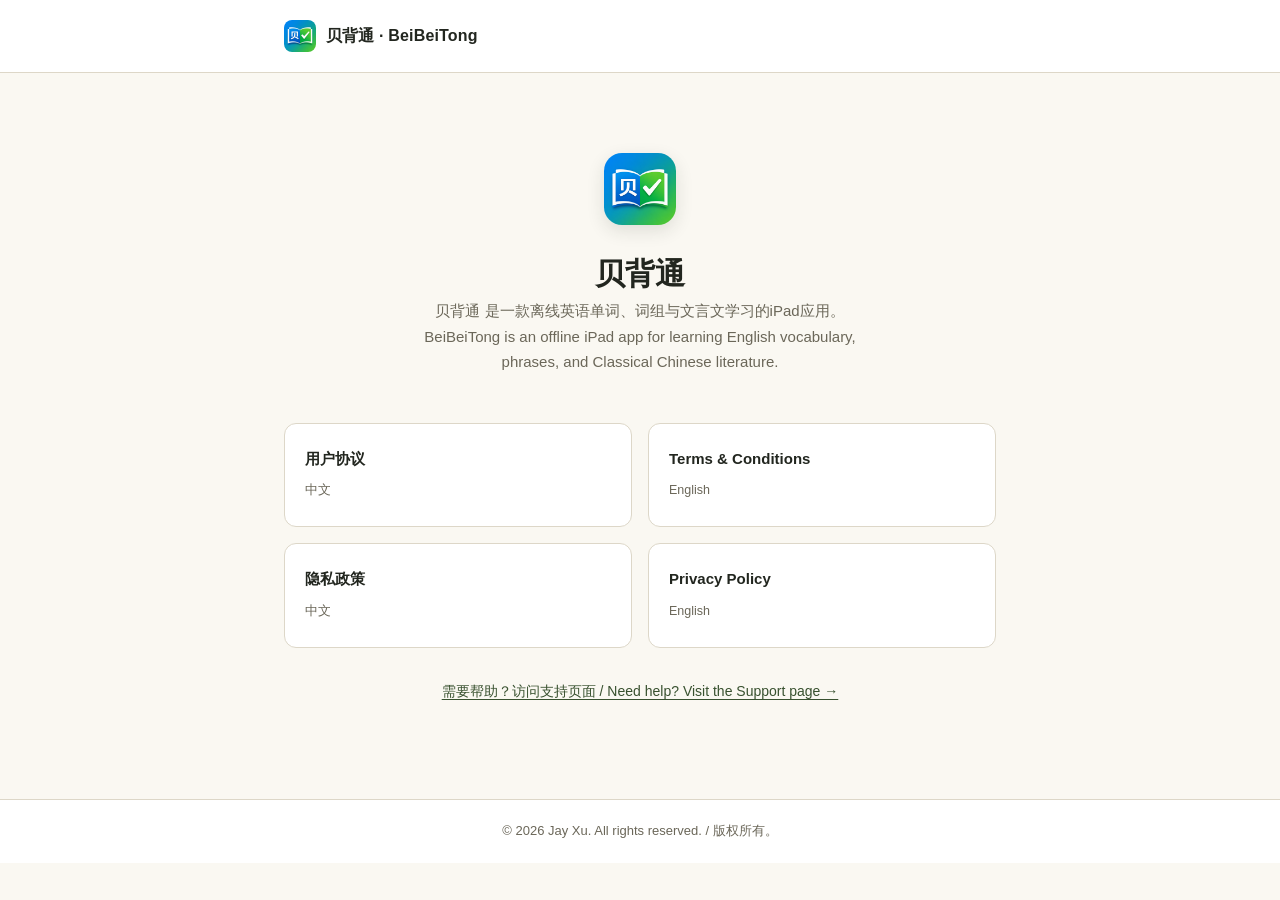
<file: docs/index.html>
<!DOCTYPE html>
<html lang="zh-CN">

<head>
    <meta charset="UTF-8">
    <meta name="viewport" content="width=device-width, initial-scale=1.0">
    <title>贝背通 BeiBeiTong</title>
    <link rel="stylesheet" href="style.css">
</head>

<body>

    <header class="site-header">
        <div class="site-header__inner">
            <a class="brand" href="index.html">
                <img src="images/logo.png" alt="贝背通 / BeiBeiTong logo" onerror="this.style.display='none'">
                <span>贝背通 · BeiBeiTong</span>
            </a>
        </div>
    </header>

    <main>
        <div class="hero">
            <img src="images/logo.png" alt="" onerror="this.style.display='none'">
            <h1>贝背通</h1>
            <p class="tagline">贝背通 是一款离线英语单词、词组与文言文学习的iPad应用。<br>BeiBeiTong is an offline iPad app for learning English
                vocabulary, phrases, and Classical Chinese literature.</p>
        </div>

        <div class="doc-grid">
            <a class="doc-card" href="terms_cn.html">
                <span class="doc-card__title">用户协议</span>
                <span class="doc-card__lang">中文</span>
            </a>
            <a class="doc-card" href="terms_en.html">
                <span class="doc-card__title">Terms &amp; Conditions</span>
                <span class="doc-card__lang">English</span>
            </a>
            <a class="doc-card" href="privacy_cn.html">
                <span class="doc-card__title">隐私政策</span>
                <span class="doc-card__lang">中文</span>
            </a>
            <a class="doc-card" href="privacy_en.html">
                <span class="doc-card__title">Privacy Policy</span>
                <span class="doc-card__lang">English</span>
            </a>
        </div>

        <a class="support-link" href="support.html">需要帮助？访问支持页面 / Need help? Visit the Support page →</a>
    </main>

    <footer class="site-footer">
        <div class="site-footer__inner">
            <p>&copy; 2026 Jay Xu. All rights reserved. / 版权所有。</p>
        </div>
    </footer>

</body>

</html>
</file>
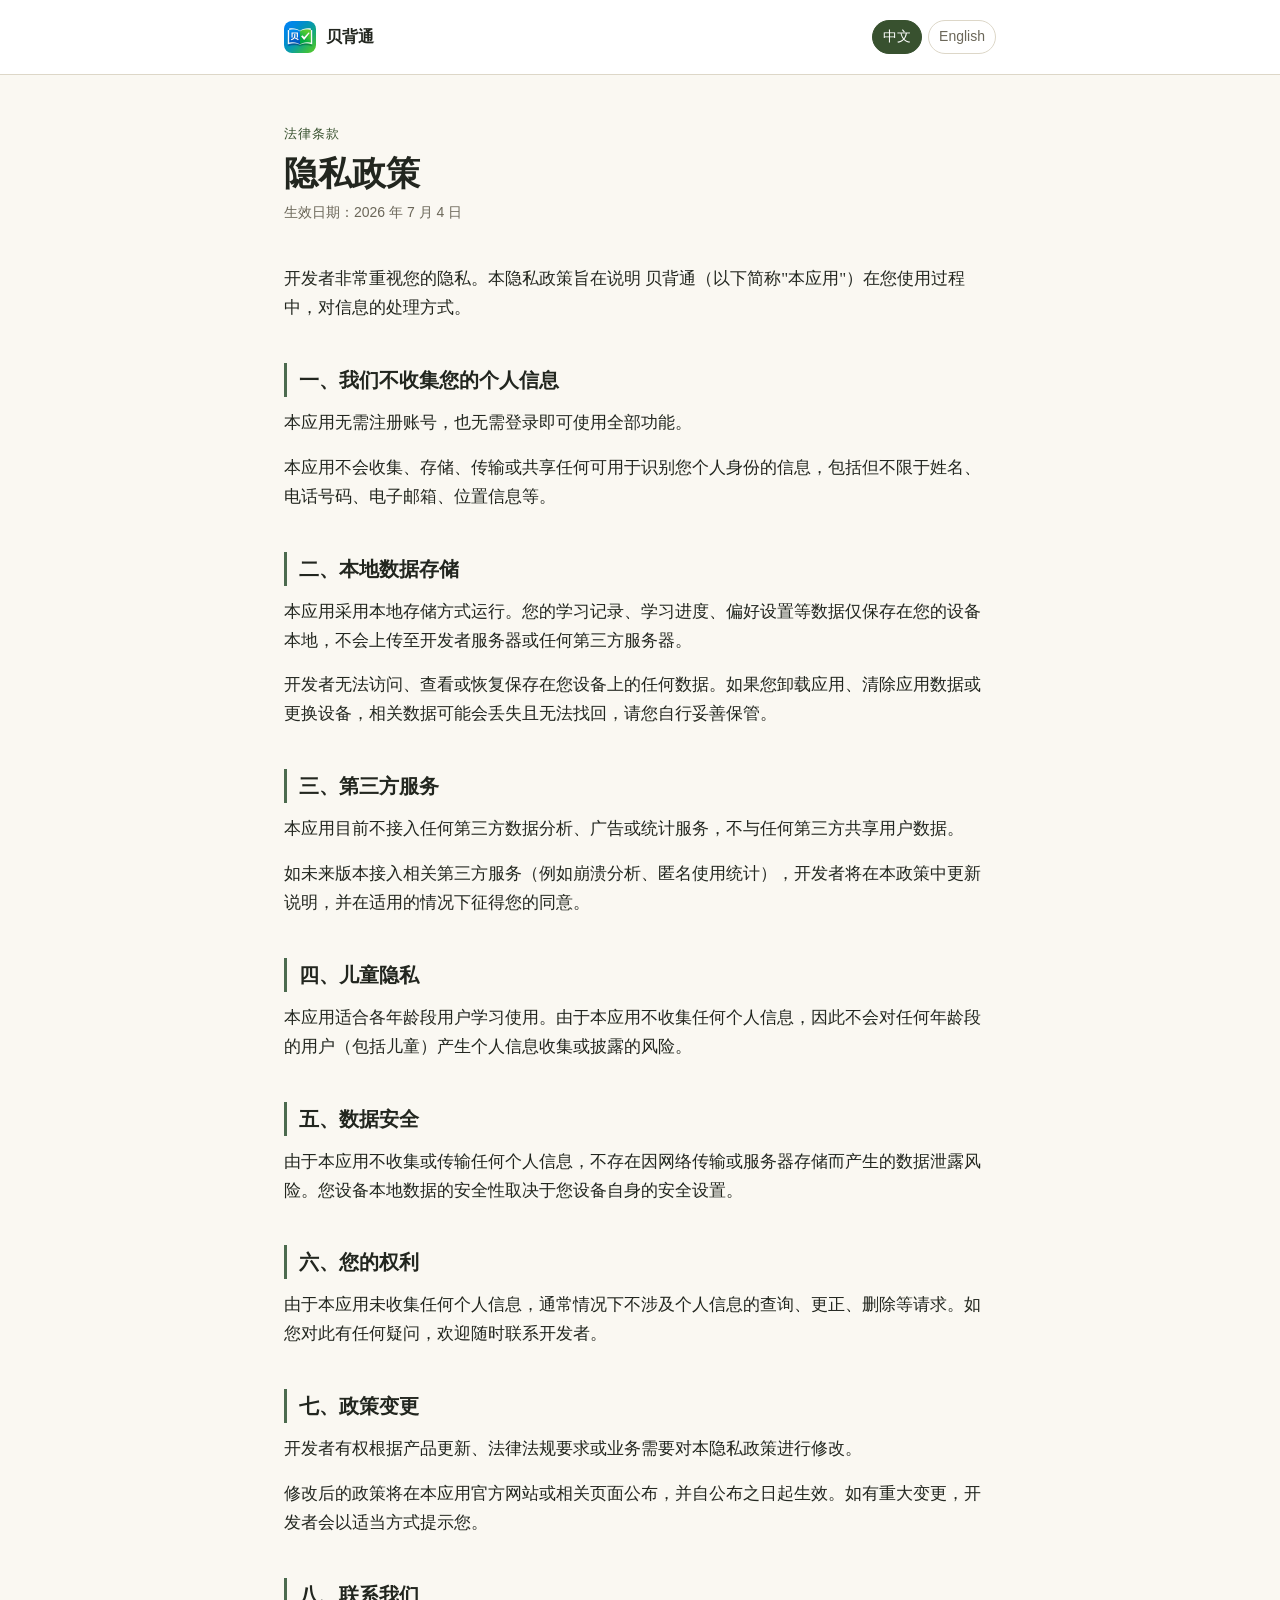
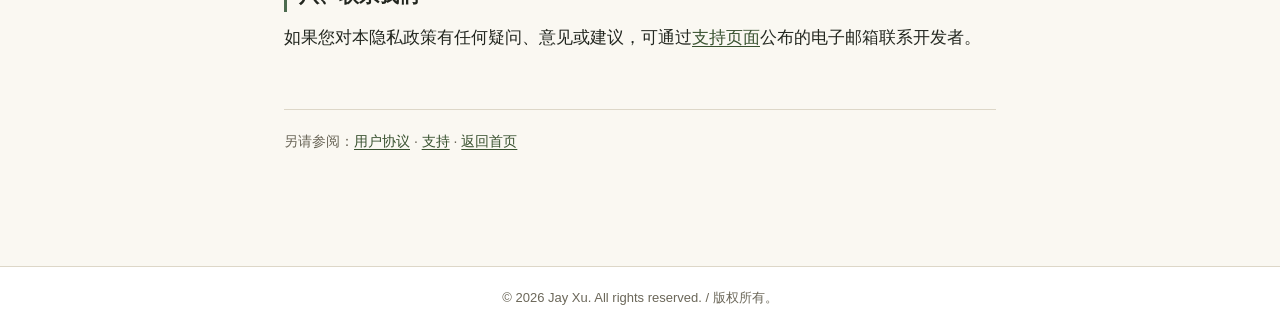
<file: docs/privacy_cn.html>
<!DOCTYPE html>
<html lang="zh-CN">
<head>
<meta charset="UTF-8">
<meta name="viewport" content="width=device-width, initial-scale=1.0">
<title>隐私政策 — 贝背通</title>
<link rel="stylesheet" href="style.css">
</head>
<body>

<header class="site-header">
  <div class="site-header__inner">
    <a class="brand" href="index.html">
      <img src="images/logo.png" alt="贝背通 图标" onerror="this.style.display='none'">
      <span>贝背通</span>
    </a>
    <nav class="lang-switch" aria-label="语言切换">
      <a href="privacy_cn.html" class="is-current">中文</a>
      <a href="privacy_en.html">English</a>
    </nav>
  </div>
</header>

<main>
  <p class="eyebrow">法律条款</p>
  <h1>隐私政策</h1>
  <p class="effective-date">生效日期：2026 年 7 月 4 日</p>

  <p>开发者非常重视您的隐私。本隐私政策旨在说明 贝背通（以下简称"本应用"）在您使用过程中，对信息的处理方式。</p>

  <h2>一、我们不收集您的个人信息</h2>
  <p>本应用无需注册账号，也无需登录即可使用全部功能。</p>
  <p>本应用不会收集、存储、传输或共享任何可用于识别您个人身份的信息，包括但不限于姓名、电话号码、电子邮箱、位置信息等。</p>

  <h2>二、本地数据存储</h2>
  <p>本应用采用本地存储方式运行。您的学习记录、学习进度、偏好设置等数据仅保存在您的设备本地，不会上传至开发者服务器或任何第三方服务器。</p>
  <p>开发者无法访问、查看或恢复保存在您设备上的任何数据。如果您卸载应用、清除应用数据或更换设备，相关数据可能会丢失且无法找回，请您自行妥善保管。</p>

  <h2>三、第三方服务</h2>
  <p>本应用目前不接入任何第三方数据分析、广告或统计服务，不与任何第三方共享用户数据。</p>
  <p>如未来版本接入相关第三方服务（例如崩溃分析、匿名使用统计），开发者将在本政策中更新说明，并在适用的情况下征得您的同意。</p>

  <h2>四、儿童隐私</h2>
  <p>本应用适合各年龄段用户学习使用。由于本应用不收集任何个人信息，因此不会对任何年龄段的用户（包括儿童）产生个人信息收集或披露的风险。</p>

  <h2>五、数据安全</h2>
  <p>由于本应用不收集或传输任何个人信息，不存在因网络传输或服务器存储而产生的数据泄露风险。您设备本地数据的安全性取决于您设备自身的安全设置。</p>

  <h2>六、您的权利</h2>
  <p>由于本应用未收集任何个人信息，通常情况下不涉及个人信息的查询、更正、删除等请求。如您对此有任何疑问，欢迎随时联系开发者。</p>

  <h2>七、政策变更</h2>
  <p>开发者有权根据产品更新、法律法规要求或业务需要对本隐私政策进行修改。</p>
  <p>修改后的政策将在本应用官方网站或相关页面公布，并自公布之日起生效。如有重大变更，开发者会以适当方式提示您。</p>

  <h2>八、联系我们</h2>
  <p>如果您对本隐私政策有任何疑问、意见或建议，可通过<a href="support.html">支持页面</a>公布的电子邮箱联系开发者。</p>

  <div class="doc-footer">
    <p>另请参阅：<a href="terms_cn.html">用户协议</a> · <a href="support.html">支持</a> · <a href="index.html">返回首页</a></p>
  </div>
</main>

<footer class="site-footer">
  <div class="site-footer__inner">
    <p>&copy; 2026 Jay Xu. All rights reserved. / 版权所有。</p>
  </div>
</footer>

</body>
</html>
</file>
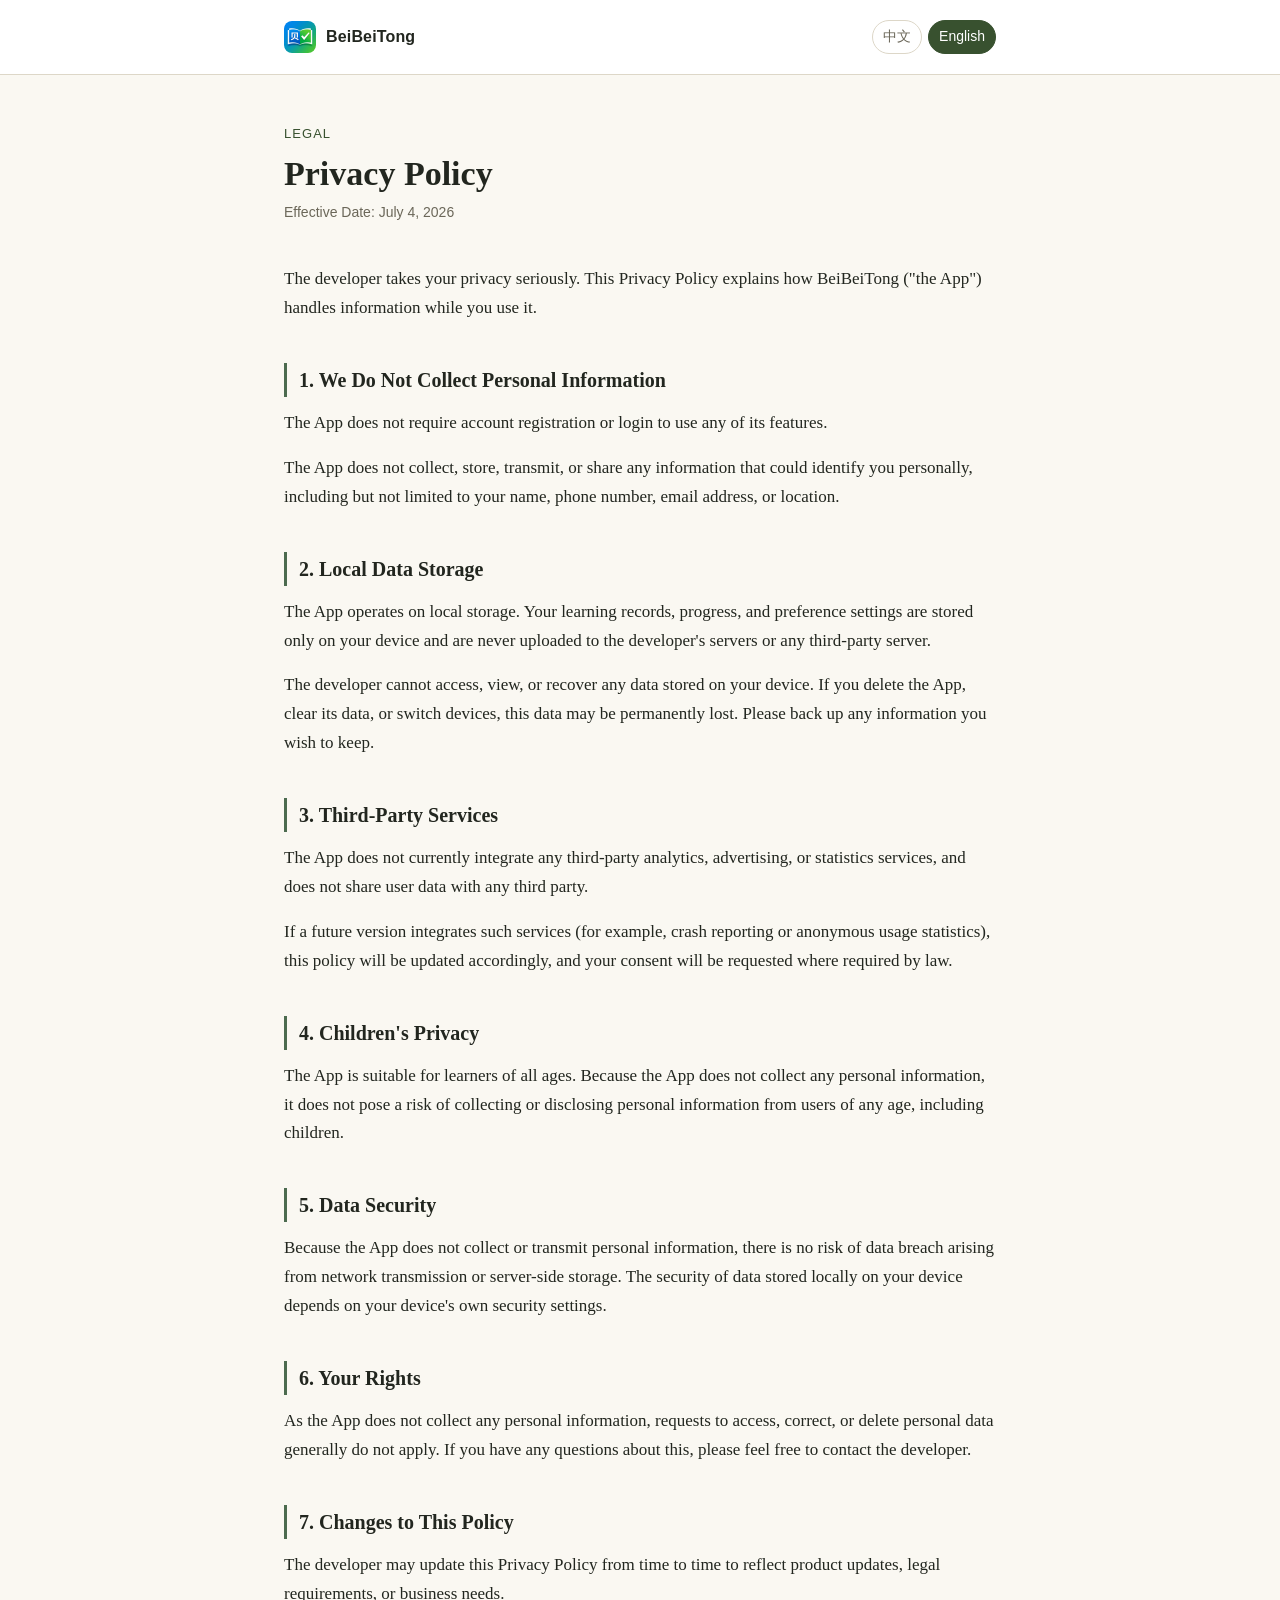
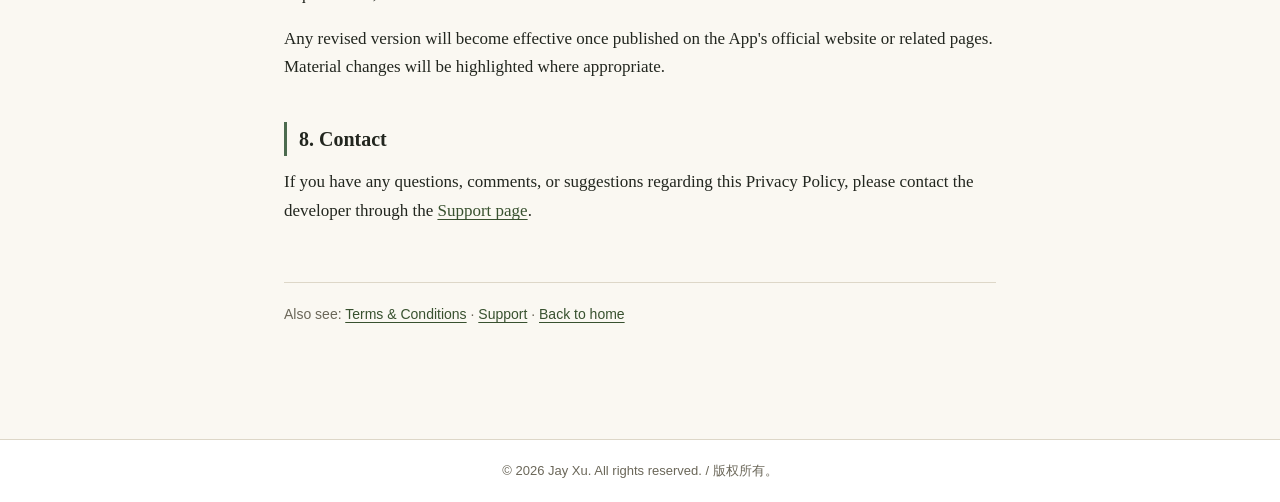
<file: docs/privacy_en.html>
<!DOCTYPE html>
<html lang="en">
<head>
<meta charset="UTF-8">
<meta name="viewport" content="width=device-width, initial-scale=1.0">
<title>Privacy Policy — BeiBeiTong</title>
<link rel="stylesheet" href="style.css">
</head>
<body>

<header class="site-header">
  <div class="site-header__inner">
    <a class="brand" href="index.html">
      <img src="images/logo.png" alt="BeiBeiTong logo" onerror="this.style.display='none'">
      <span>BeiBeiTong</span>
    </a>
    <nav class="lang-switch" aria-label="Language switch">
      <a href="privacy_cn.html">中文</a>
      <a href="privacy_en.html" class="is-current">English</a>
    </nav>
  </div>
</header>

<main>
  <p class="eyebrow">Legal</p>
  <h1>Privacy Policy</h1>
  <p class="effective-date">Effective Date: July 4, 2026</p>

  <p>The developer takes your privacy seriously. This Privacy Policy explains how BeiBeiTong ("the App") handles information while you use it.</p>

  <h2>1. We Do Not Collect Personal Information</h2>
  <p>The App does not require account registration or login to use any of its features.</p>
  <p>The App does not collect, store, transmit, or share any information that could identify you personally, including but not limited to your name, phone number, email address, or location.</p>

  <h2>2. Local Data Storage</h2>
  <p>The App operates on local storage. Your learning records, progress, and preference settings are stored only on your device and are never uploaded to the developer's servers or any third-party server.</p>
  <p>The developer cannot access, view, or recover any data stored on your device. If you delete the App, clear its data, or switch devices, this data may be permanently lost. Please back up any information you wish to keep.</p>

  <h2>3. Third-Party Services</h2>
  <p>The App does not currently integrate any third-party analytics, advertising, or statistics services, and does not share user data with any third party.</p>
  <p>If a future version integrates such services (for example, crash reporting or anonymous usage statistics), this policy will be updated accordingly, and your consent will be requested where required by law.</p>

  <h2>4. Children's Privacy</h2>
  <p>The App is suitable for learners of all ages. Because the App does not collect any personal information, it does not pose a risk of collecting or disclosing personal information from users of any age, including children.</p>

  <h2>5. Data Security</h2>
  <p>Because the App does not collect or transmit personal information, there is no risk of data breach arising from network transmission or server-side storage. The security of data stored locally on your device depends on your device's own security settings.</p>

  <h2>6. Your Rights</h2>
  <p>As the App does not collect any personal information, requests to access, correct, or delete personal data generally do not apply. If you have any questions about this, please feel free to contact the developer.</p>

  <h2>7. Changes to This Policy</h2>
  <p>The developer may update this Privacy Policy from time to time to reflect product updates, legal requirements, or business needs.</p>
  <p>Any revised version will become effective once published on the App's official website or related pages. Material changes will be highlighted where appropriate.</p>

  <h2>8. Contact</h2>
  <p>If you have any questions, comments, or suggestions regarding this Privacy Policy, please contact the developer through the <a href="support.html">Support page</a>.</p>

  <div class="doc-footer">
    <p>Also see: <a href="terms_en.html">Terms &amp; Conditions</a> · <a href="support.html">Support</a> · <a href="index.html">Back to home</a></p>
  </div>
</main>

<footer class="site-footer">
  <div class="site-footer__inner">
    <p>&copy; 2026 Jay Xu. All rights reserved. / 版权所有。</p>
  </div>
</footer>

</body>
</html>
</file>
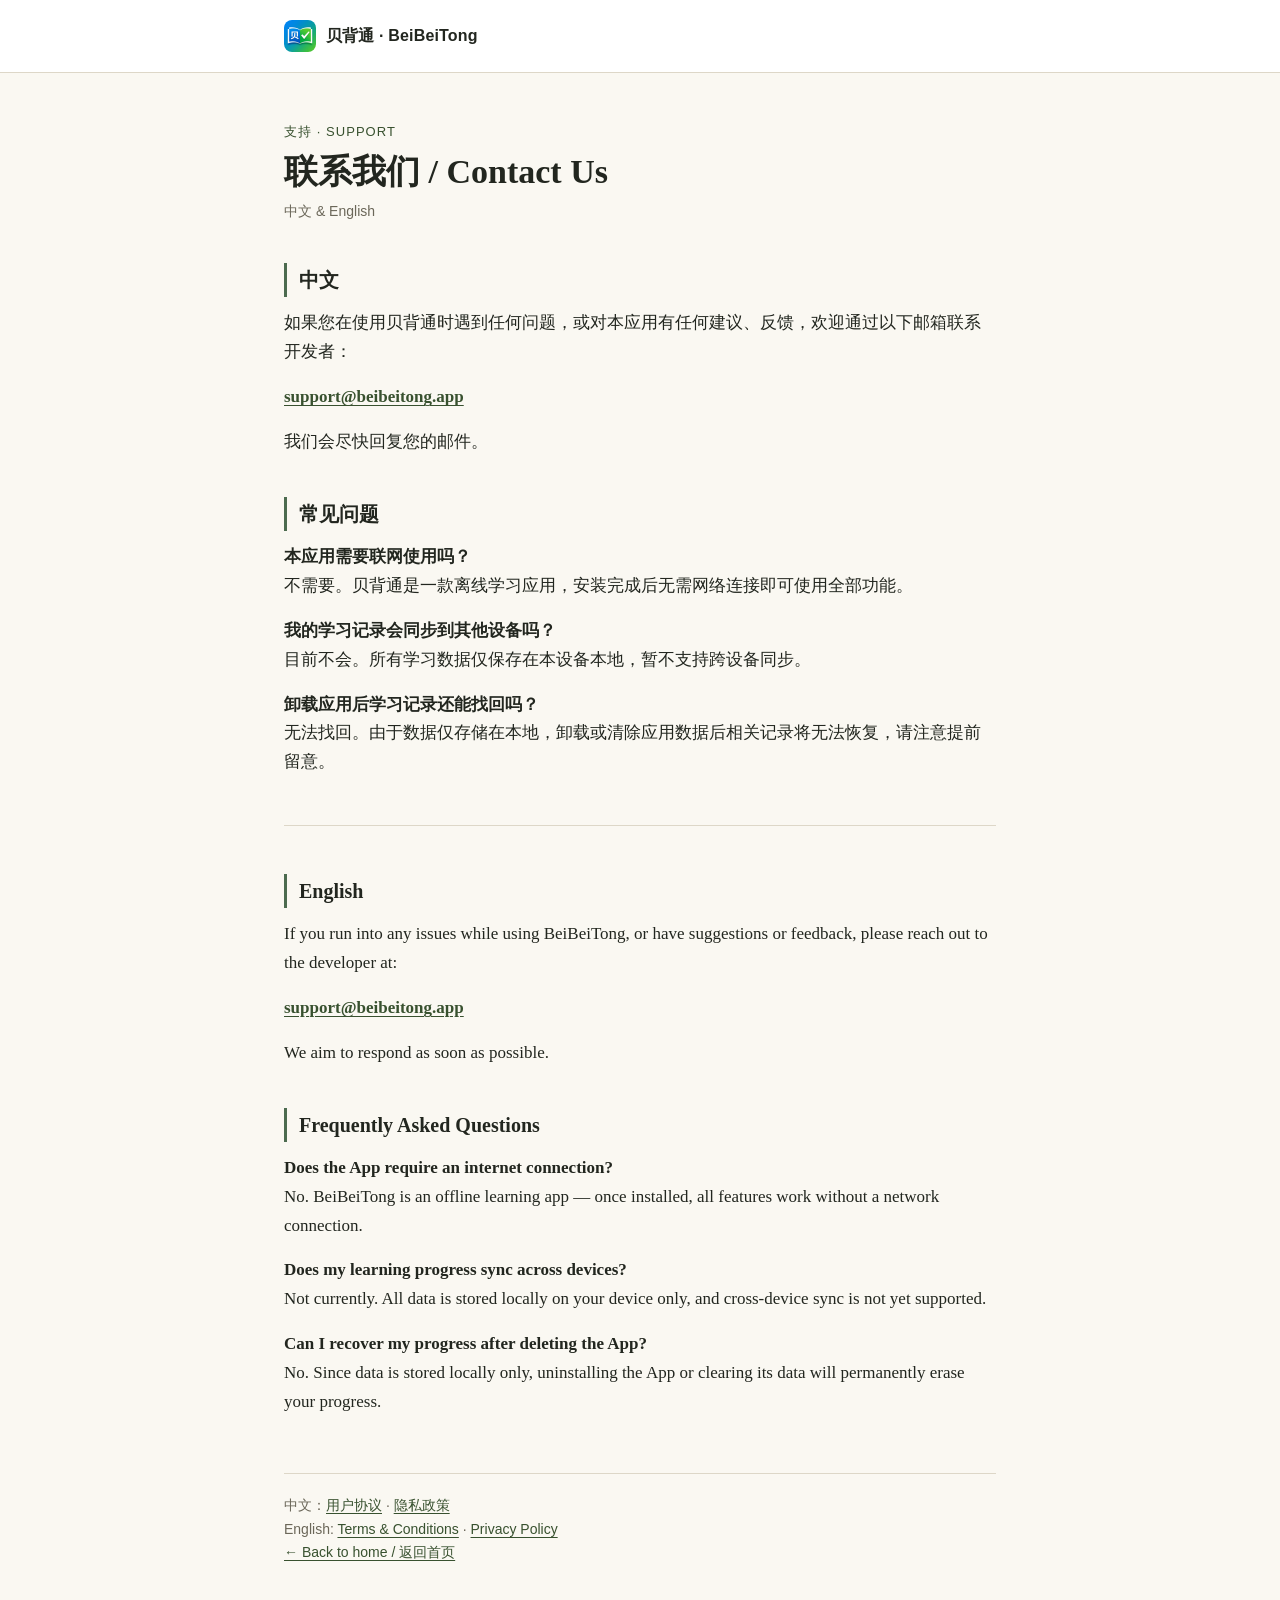
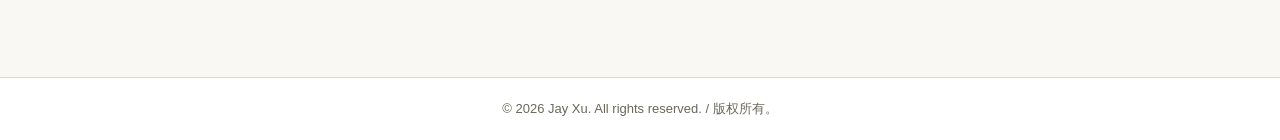
<file: docs/support.html>
<!DOCTYPE html>
<html lang="zh-CN">
<head>
<meta charset="UTF-8">
<meta name="viewport" content="width=device-width, initial-scale=1.0">
<title>支持 / Support — 贝背通 BeiBeiTong</title>
<link rel="stylesheet" href="style.css">
</head>
<body>

<header class="site-header">
  <div class="site-header__inner">
    <a class="brand" href="index.html">
      <img src="images/logo.png" alt="贝背通 / BeiBeiTong logo" onerror="this.style.display='none'">
      <span>贝背通 · BeiBeiTong</span>
    </a>
  </div>
</header>

<main>
  <p class="eyebrow">支持 · Support</p>
  <h1>联系我们 / Contact Us</h1>
  <p class="effective-date">中文 &amp; English</p>

  <h2>中文</h2>
  <p>如果您在使用贝背通时遇到任何问题，或对本应用有任何建议、反馈，欢迎通过以下邮箱联系开发者：</p>
  <p><strong><a href="mailto:support@beibeitong.app">support@beibeitong.app</a></strong></p>
  <p>我们会尽快回复您的邮件。</p>

  <h2>常见问题</h2>
  <p><strong>本应用需要联网使用吗？</strong><br>不需要。贝背通是一款离线学习应用，安装完成后无需网络连接即可使用全部功能。</p>
  <p><strong>我的学习记录会同步到其他设备吗？</strong><br>目前不会。所有学习数据仅保存在本设备本地，暂不支持跨设备同步。</p>
  <p><strong>卸载应用后学习记录还能找回吗？</strong><br>无法找回。由于数据仅存储在本地，卸载或清除应用数据后相关记录将无法恢复，请注意提前留意。</p>

  <hr style="border:none; border-top:1px solid var(--rule); margin:48px 0;">

  <h2>English</h2>
  <p>If you run into any issues while using BeiBeiTong, or have suggestions or feedback, please reach out to the developer at:</p>
  <p><strong><a href="mailto:support@beibeitong.app">support@beibeitong.app</a></strong></p>
  <p>We aim to respond as soon as possible.</p>

  <h2>Frequently Asked Questions</h2>
  <p><strong>Does the App require an internet connection?</strong><br>No. BeiBeiTong is an offline learning app — once installed, all features work without a network connection.</p>
  <p><strong>Does my learning progress sync across devices?</strong><br>Not currently. All data is stored locally on your device only, and cross-device sync is not yet supported.</p>
  <p><strong>Can I recover my progress after deleting the App?</strong><br>No. Since data is stored locally only, uninstalling the App or clearing its data will permanently erase your progress.</p>

  <div class="doc-footer">
    <p>
      中文：<a href="terms_cn.html">用户协议</a> · <a href="privacy_cn.html">隐私政策</a><br>
      English: <a href="terms_en.html">Terms &amp; Conditions</a> · <a href="privacy_en.html">Privacy Policy</a><br>
      <a href="index.html">← Back to home / 返回首页</a>
    </p>
  </div>
</main>

<footer class="site-footer">
  <div class="site-footer__inner">
    <p>&copy; 2026 Jay Xu. All rights reserved. / 版权所有。</p>
  </div>
</footer>

</body>
</html>
</file>
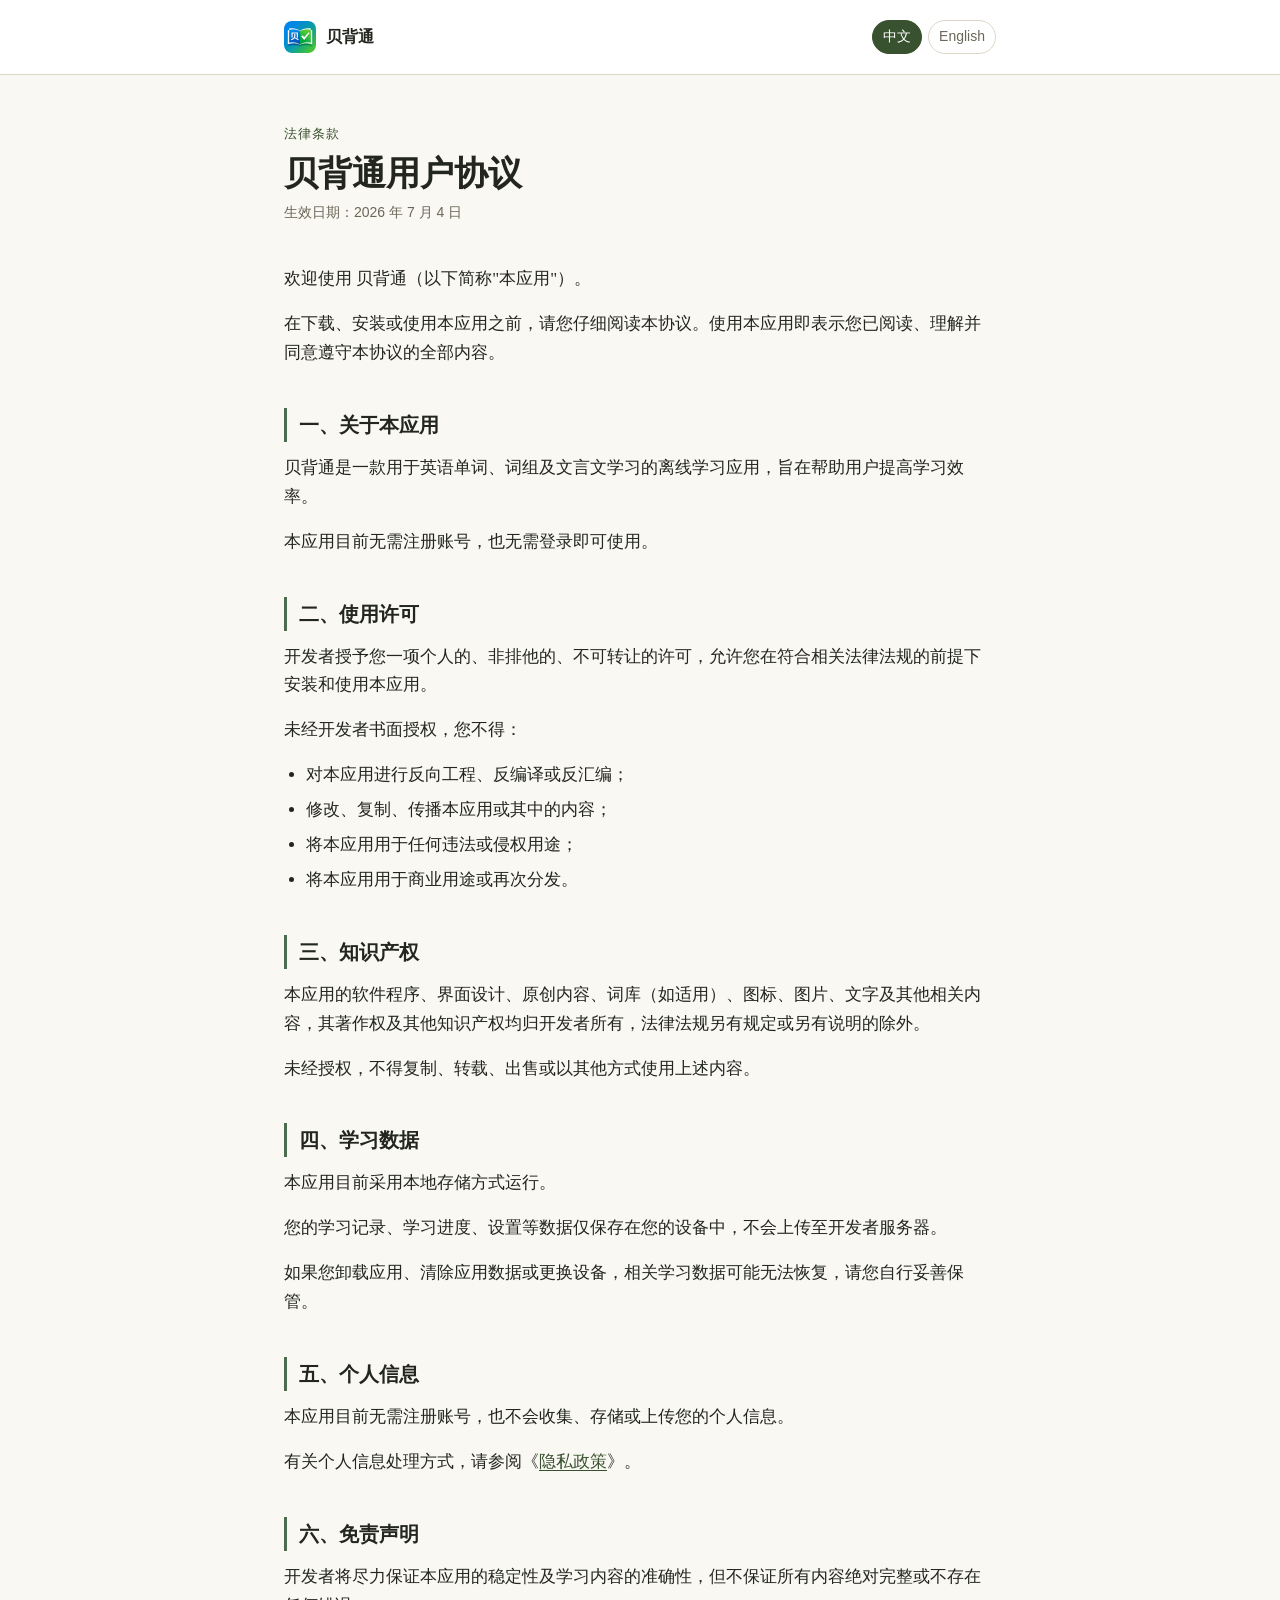
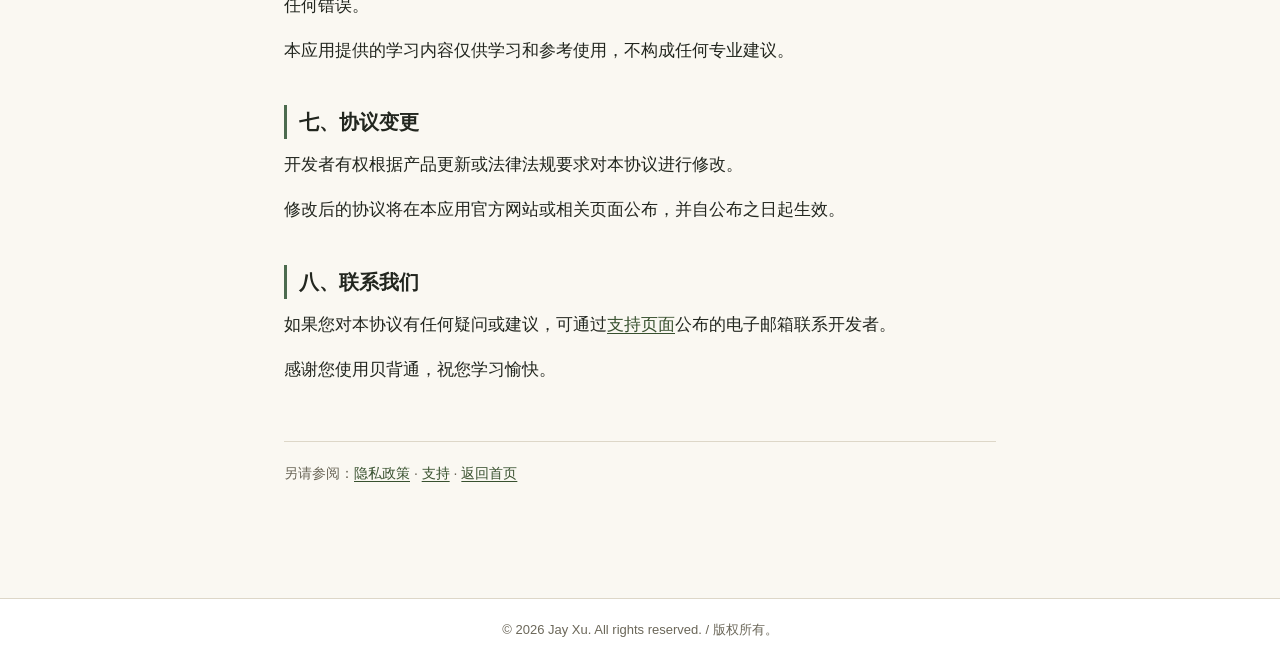
<file: docs/terms_cn.html>
<!DOCTYPE html>
<html lang="zh-CN">
<head>
<meta charset="UTF-8">
<meta name="viewport" content="width=device-width, initial-scale=1.0">
<title>用户协议 — 贝背通</title>
<link rel="stylesheet" href="style.css">
</head>
<body>

<header class="site-header">
  <div class="site-header__inner">
    <a class="brand" href="index.html">
      <img src="images/logo.png" alt="贝背通 图标" onerror="this.style.display='none'">
      <span>贝背通</span>
    </a>
    <nav class="lang-switch" aria-label="语言切换">
      <a href="terms_cn.html" class="is-current">中文</a>
      <a href="terms_en.html">English</a>
    </nav>
  </div>
</header>

<main>
  <p class="eyebrow">法律条款</p>
  <h1>贝背通用户协议</h1>
  <p class="effective-date">生效日期：2026 年 7 月 4 日</p>

  <p>欢迎使用 贝背通（以下简称"本应用"）。</p>
  <p>在下载、安装或使用本应用之前，请您仔细阅读本协议。使用本应用即表示您已阅读、理解并同意遵守本协议的全部内容。</p>

  <h2>一、关于本应用</h2>
  <p>贝背通是一款用于英语单词、词组及文言文学习的离线学习应用，旨在帮助用户提高学习效率。</p>
  <p>本应用目前无需注册账号，也无需登录即可使用。</p>

  <h2>二、使用许可</h2>
  <p>开发者授予您一项个人的、非排他的、不可转让的许可，允许您在符合相关法律法规的前提下安装和使用本应用。</p>
  <p>未经开发者书面授权，您不得：</p>
  <ul>
    <li>对本应用进行反向工程、反编译或反汇编；</li>
    <li>修改、复制、传播本应用或其中的内容；</li>
    <li>将本应用用于任何违法或侵权用途；</li>
    <li>将本应用用于商业用途或再次分发。</li>
  </ul>

  <h2>三、知识产权</h2>
  <p>本应用的软件程序、界面设计、原创内容、词库（如适用）、图标、图片、文字及其他相关内容，其著作权及其他知识产权均归开发者所有，法律法规另有规定或另有说明的除外。</p>
  <p>未经授权，不得复制、转载、出售或以其他方式使用上述内容。</p>

  <h2>四、学习数据</h2>
  <p>本应用目前采用本地存储方式运行。</p>
  <p>您的学习记录、学习进度、设置等数据仅保存在您的设备中，不会上传至开发者服务器。</p>
  <p>如果您卸载应用、清除应用数据或更换设备，相关学习数据可能无法恢复，请您自行妥善保管。</p>

  <h2>五、个人信息</h2>
  <p>本应用目前无需注册账号，也不会收集、存储或上传您的个人信息。</p>
  <p>有关个人信息处理方式，请参阅《<a href="privacy_cn.html">隐私政策</a>》。</p>

  <h2>六、免责声明</h2>
  <p>开发者将尽力保证本应用的稳定性及学习内容的准确性，但不保证所有内容绝对完整或不存在任何错误。</p>
  <p>本应用提供的学习内容仅供学习和参考使用，不构成任何专业建议。</p>

  <h2>七、协议变更</h2>
  <p>开发者有权根据产品更新或法律法规要求对本协议进行修改。</p>
  <p>修改后的协议将在本应用官方网站或相关页面公布，并自公布之日起生效。</p>

  <h2>八、联系我们</h2>
  <p>如果您对本协议有任何疑问或建议，可通过<a href="support.html">支持页面</a>公布的电子邮箱联系开发者。</p>

  <p>感谢您使用贝背通，祝您学习愉快。</p>

  <div class="doc-footer">
    <p>另请参阅：<a href="privacy_cn.html">隐私政策</a> · <a href="support.html">支持</a> · <a href="index.html">返回首页</a></p>
  </div>
</main>

<footer class="site-footer">
  <div class="site-footer__inner">
    <p>&copy; 2026 Jay Xu. All rights reserved. / 版权所有。</p>
  </div>
</footer>

</body>
</html>
</file>
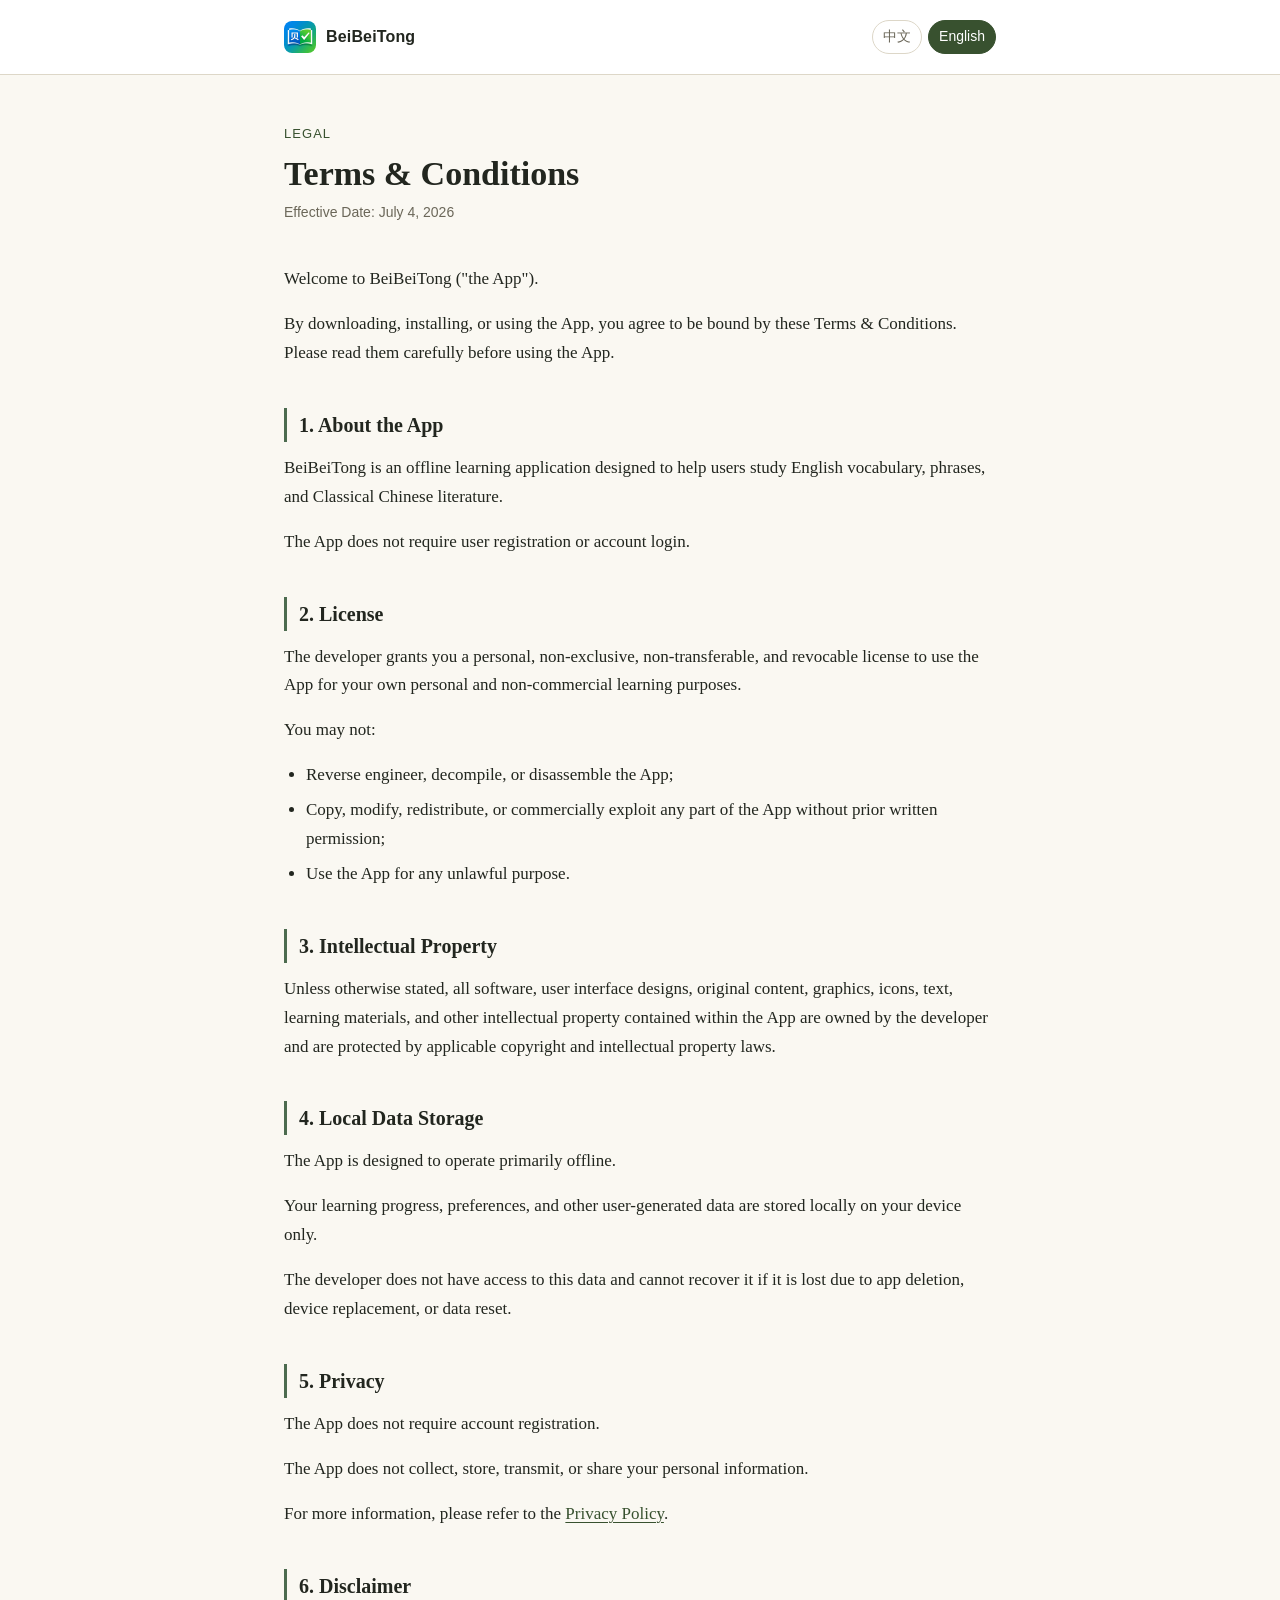
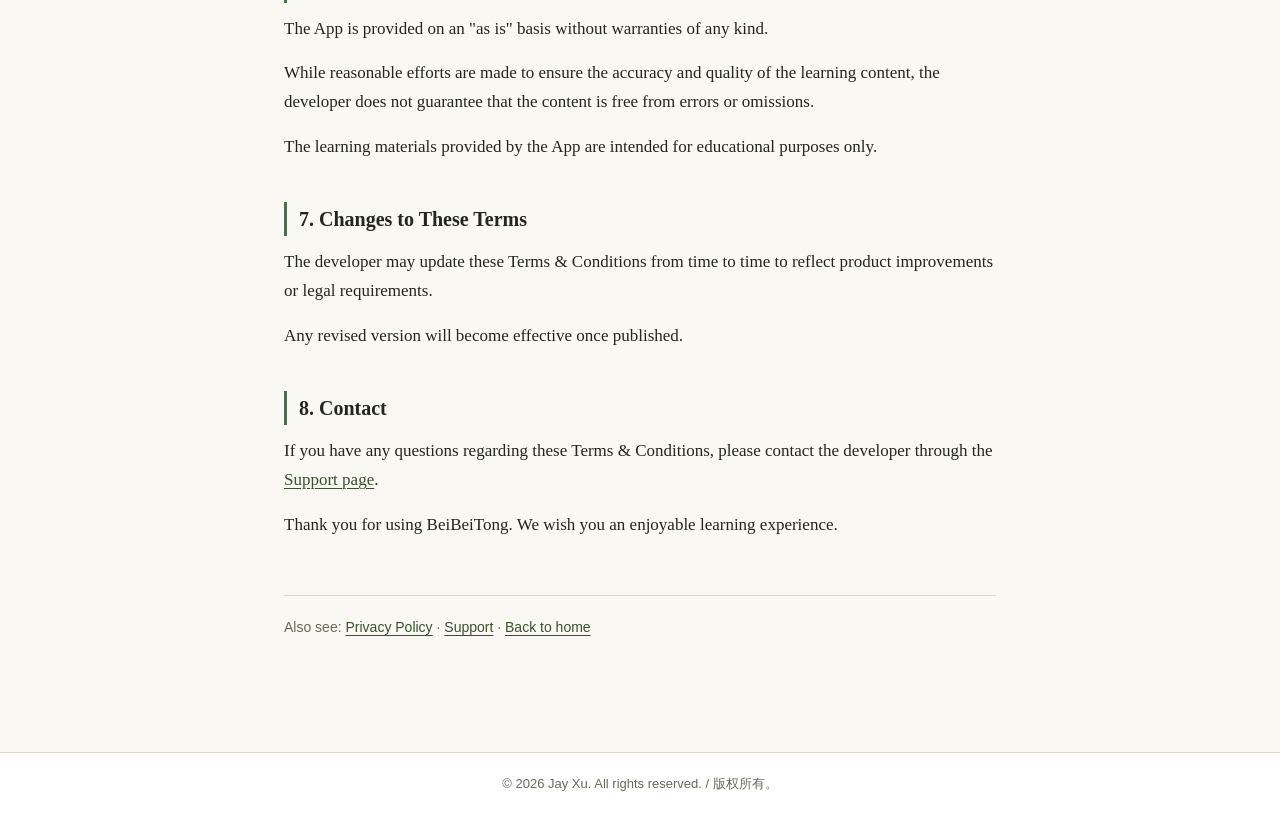
<file: docs/terms_en.html>
<!DOCTYPE html>
<html lang="en">
<head>
<meta charset="UTF-8">
<meta name="viewport" content="width=device-width, initial-scale=1.0">
<title>Terms & Conditions — BeiBeiTong</title>
<link rel="stylesheet" href="style.css">
</head>
<body>

<header class="site-header">
  <div class="site-header__inner">
    <a class="brand" href="index.html">
      <img src="images/logo.png" alt="BeiBeiTong logo" onerror="this.style.display='none'">
      <span>BeiBeiTong</span>
    </a>
    <nav class="lang-switch" aria-label="Language switch">
      <a href="terms_cn.html">中文</a>
      <a href="terms_en.html" class="is-current">English</a>
    </nav>
  </div>
</header>

<main>
  <p class="eyebrow">Legal</p>
  <h1>Terms &amp; Conditions</h1>
  <p class="effective-date">Effective Date: July 4, 2026</p>

  <p>Welcome to BeiBeiTong ("the App").</p>
  <p>By downloading, installing, or using the App, you agree to be bound by these Terms &amp; Conditions. Please read them carefully before using the App.</p>

  <h2>1. About the App</h2>
  <p>BeiBeiTong is an offline learning application designed to help users study English vocabulary, phrases, and Classical Chinese literature.</p>
  <p>The App does not require user registration or account login.</p>

  <h2>2. License</h2>
  <p>The developer grants you a personal, non-exclusive, non-transferable, and revocable license to use the App for your own personal and non-commercial learning purposes.</p>
  <p>You may not:</p>
  <ul>
    <li>Reverse engineer, decompile, or disassemble the App;</li>
    <li>Copy, modify, redistribute, or commercially exploit any part of the App without prior written permission;</li>
    <li>Use the App for any unlawful purpose.</li>
  </ul>

  <h2>3. Intellectual Property</h2>
  <p>Unless otherwise stated, all software, user interface designs, original content, graphics, icons, text, learning materials, and other intellectual property contained within the App are owned by the developer and are protected by applicable copyright and intellectual property laws.</p>

  <h2>4. Local Data Storage</h2>
  <p>The App is designed to operate primarily offline.</p>
  <p>Your learning progress, preferences, and other user-generated data are stored locally on your device only.</p>
  <p>The developer does not have access to this data and cannot recover it if it is lost due to app deletion, device replacement, or data reset.</p>

  <h2>5. Privacy</h2>
  <p>The App does not require account registration.</p>
  <p>The App does not collect, store, transmit, or share your personal information.</p>
  <p>For more information, please refer to the <a href="privacy_en.html">Privacy Policy</a>.</p>

  <h2>6. Disclaimer</h2>
  <p>The App is provided on an "as is" basis without warranties of any kind.</p>
  <p>While reasonable efforts are made to ensure the accuracy and quality of the learning content, the developer does not guarantee that the content is free from errors or omissions.</p>
  <p>The learning materials provided by the App are intended for educational purposes only.</p>

  <h2>7. Changes to These Terms</h2>
  <p>The developer may update these Terms &amp; Conditions from time to time to reflect product improvements or legal requirements.</p>
  <p>Any revised version will become effective once published.</p>

  <h2>8. Contact</h2>
  <p>If you have any questions regarding these Terms &amp; Conditions, please contact the developer through the <a href="support.html">Support page</a>.</p>

  <p>Thank you for using BeiBeiTong. We wish you an enjoyable learning experience.</p>

  <div class="doc-footer">
    <p>Also see: <a href="privacy_en.html">Privacy Policy</a> · <a href="support.html">Support</a> · <a href="index.html">Back to home</a></p>
  </div>
</main>

<footer class="site-footer">
  <div class="site-footer__inner">
    <p>&copy; 2026 Jay Xu. All rights reserved. / 版权所有。</p>
  </div>
</footer>

</body>
</html>
</file>
<file: docs/style.css>
/* BeiBeiTong 贝背通 — legal & support pages
   A quiet, reading-first stylesheet. The content is the interface. */

:root {
  --ink: #22261f;
  --paper: #faf8f2;
  --paper-raised: #ffffff;
  --rule: #ddd7c8;
  --moss: #4c6b4f;      /* accent — evokes a bookmark ribbon */
  --moss-dark: #38512f;
  --muted: #6b6759;
  --max-width: 760px;
  --serif: "Iowan Old Style", "Palatino Linotype", Palatino, "Songti SC", "STSong", Georgia, serif;
  --sans: -apple-system, "PingFang SC", "Helvetica Neue", Helvetica, Arial, sans-serif;
}

* { box-sizing: border-box; }

html { -webkit-text-size-adjust: 100%; }

body {
  margin: 0;
  background: var(--paper);
  color: var(--ink);
  font-family: var(--serif);
  line-height: 1.7;
  font-size: 17px;
}

a { color: var(--moss-dark); text-decoration-thickness: 1px; text-underline-offset: 3px; }
a:hover { color: var(--moss); }
a:focus-visible, button:focus-visible { outline: 2px solid var(--moss); outline-offset: 3px; }

.site-header {
  border-bottom: 1px solid var(--rule);
  background: var(--paper-raised);
}

.site-header__inner {
  max-width: var(--max-width);
  margin: 0 auto;
  padding: 20px 24px;
  display: flex;
  align-items: center;
  justify-content: space-between;
  gap: 16px;
}

.brand {
  display: flex;
  align-items: center;
  gap: 10px;
  text-decoration: none;
  color: var(--ink);
}

.brand img {
  width: 32px;
  height: 32px;
  border-radius: 8px;
  display: block;
  object-fit: cover;
}

.brand span {
  font-family: var(--sans);
  font-weight: 600;
  font-size: 16px;
  letter-spacing: 0.01em;
}

.lang-switch {
  font-family: var(--sans);
  font-size: 14px;
  display: flex;
  gap: 6px;
}

.lang-switch a {
  padding: 4px 10px;
  border-radius: 100px;
  border: 1px solid var(--rule);
  text-decoration: none;
  color: var(--muted);
}

.lang-switch a.is-current {
  color: var(--paper-raised);
  background: var(--moss-dark);
  border-color: var(--moss-dark);
}

main {
  max-width: var(--max-width);
  margin: 0 auto;
  padding: 48px 24px 96px;
}

.eyebrow {
  font-family: var(--sans);
  font-size: 13px;
  text-transform: uppercase;
  letter-spacing: 0.08em;
  color: var(--moss-dark);
  margin: 0 0 8px;
}

h1 {
  font-size: 34px;
  line-height: 1.25;
  margin: 0 0 6px;
}

.effective-date {
  font-family: var(--sans);
  font-size: 14px;
  color: var(--muted);
  margin: 0 0 40px;
}

h2 {
  font-size: 20px;
  margin: 40px 0 12px;
  border-left: 3px solid var(--moss);
  padding-left: 12px;
}

p { margin: 0 0 16px; }

ul, ol {
  margin: 0 0 16px;
  padding-left: 22px;
}

li { margin-bottom: 6px; }

.doc-footer {
  margin-top: 56px;
  padding-top: 20px;
  border-top: 1px solid var(--rule);
  font-family: var(--sans);
  font-size: 14px;
  color: var(--muted);
}

.doc-footer a { color: var(--moss-dark); }

/* Index / landing page */

.hero {
  text-align: center;
  padding: 32px 0 8px;
}

.hero img {
  width: 72px;
  height: 72px;
  border-radius: 18px;
  margin-bottom: 20px;
  box-shadow: 0 6px 18px rgba(34, 38, 31, 0.12);
}

.hero h1 { font-size: 30px; }

.hero p.tagline {
  font-family: var(--sans);
  color: var(--muted);
  font-size: 15px;
  max-width: 480px;
  margin: 0 auto 40px;
}

.doc-grid {
  display: grid;
  grid-template-columns: 1fr 1fr;
  gap: 16px;
  margin-bottom: 8px;
}

.doc-card {
  display: block;
  padding: 22px 20px;
  background: var(--paper-raised);
  border: 1px solid var(--rule);
  border-radius: 12px;
  text-decoration: none;
  color: var(--ink);
  transition: border-color 0.15s ease, transform 0.15s ease;
}

.doc-card:hover {
  border-color: var(--moss);
  transform: translateY(-2px);
}

.doc-card .doc-card__title {
  font-family: var(--sans);
  font-weight: 600;
  font-size: 15px;
  margin-bottom: 4px;
  display: block;
}

.doc-card .doc-card__lang {
  font-family: var(--sans);
  font-size: 12.5px;
  color: var(--muted);
}

.support-link {
  display: block;
  text-align: center;
  margin-top: 32px;
  font-family: var(--sans);
  font-size: 14px;
}

@media (max-width: 520px) {
  h1 { font-size: 27px; }
  main { padding: 32px 18px 72px; }
  .doc-grid { grid-template-columns: 1fr; }
}

/* Site-wide footer (separate from each document's own doc-footer) */

.site-footer {
  border-top: 1px solid var(--rule);
  background: var(--paper-raised);
}

.site-footer__inner {
  max-width: var(--max-width);
  margin: 0 auto;
  padding: 20px 24px;
  font-family: var(--sans);
  font-size: 13px;
  color: var(--muted);
  text-align: center;
}

.site-footer__inner p {
  margin: 0;
}
</file>
